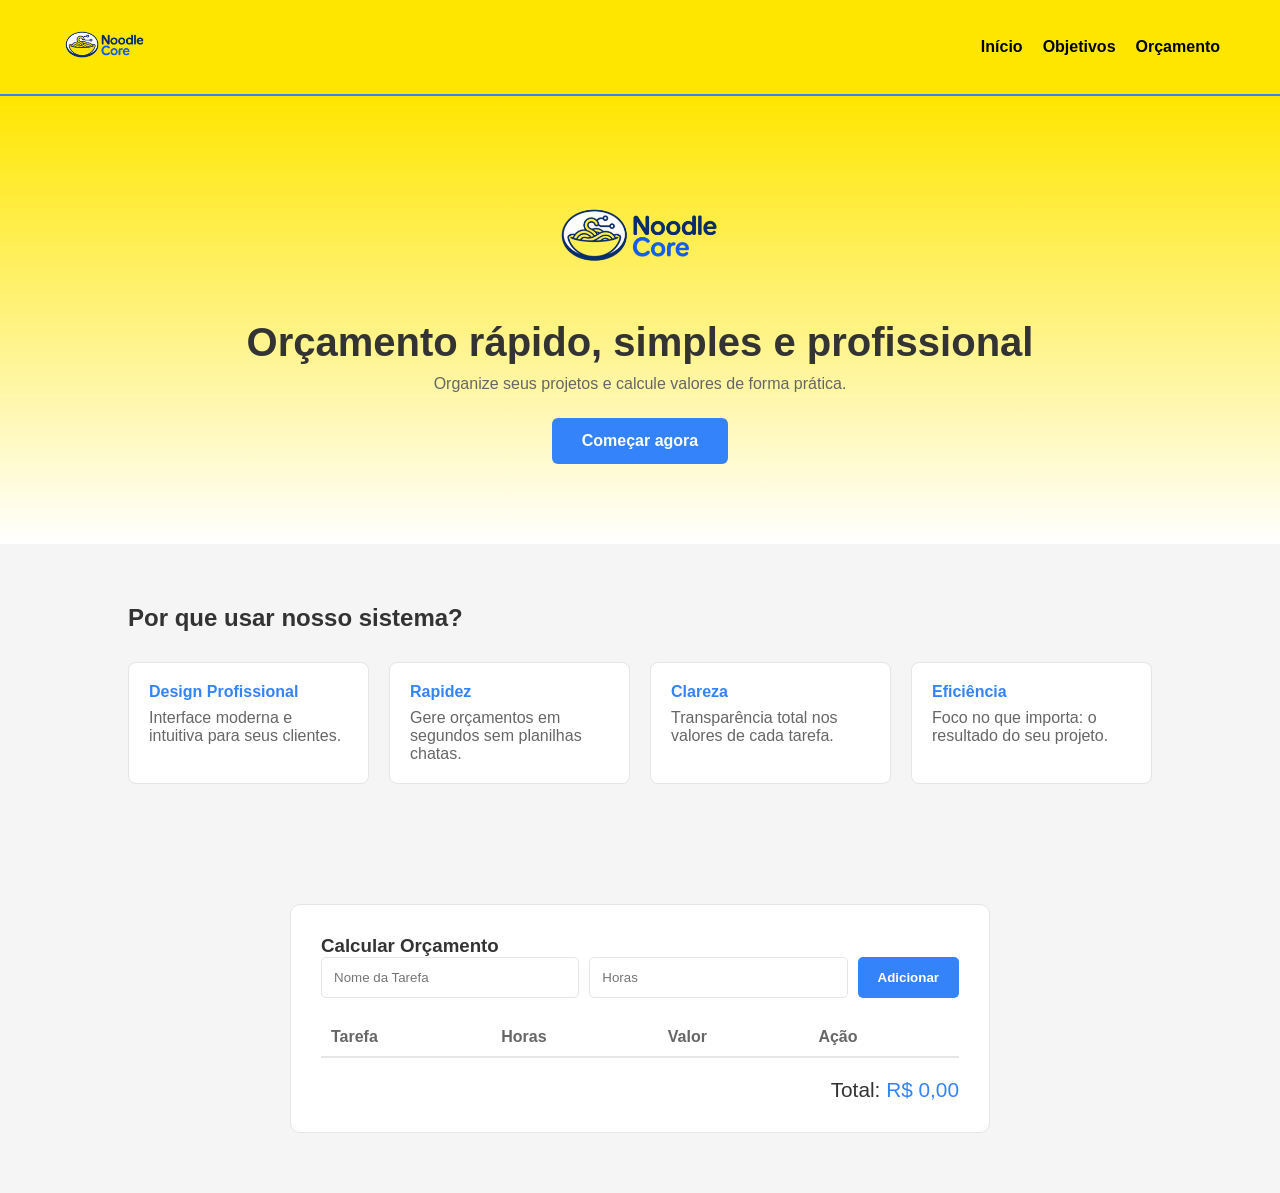
<file: index.html>
<!DOCTYPE html>
<html lang="pt-br">
<head>
    <meta charset="UTF-8">
    <meta name="viewport" content="width=device-width, initial-scale=1.0">
    <title>Orçamento de Projeto</title>
    <link rel="stylesheet" href="style.css">
</head>
<body>

<header>
    <div class="logo-container">
        <img src="nome.png" alt="Logo Orçamento de Projeto" class="logo-header">
    </div>
    <nav>
        <a href="#">Início</a>
        <a href="#objetivos">Objetivos</a>
        <a href="#calc">Orçamento</a>
    </nav>
</header>

<main>

    <section class="hero">
        <img src="nome.png" alt="Logo" class="logo-hero">
        <h1>Orçamento rápido, simples e profissional</h1>
        <p>Organize seus projetos e calcule valores de forma prática.</p>
        <a href="#calc" class="btn-main">Começar agora</a>
    </section>

    <section class="objetivos" id="objetivos">
        <h2>Por que usar nosso sistema?</h2>
        <div class="grid">
            <div class="card">
                <strong>Design Profissional</strong>
                <p>Interface moderna e intuitiva para seus clientes.</p>
            </div>
            <div class="card">
                <strong>Rapidez</strong>
                <p>Gere orçamentos em segundos sem planilhas chatas.</p>
            </div>
            <div class="card">
                <strong>Clareza</strong>
                <p>Transparência total nos valores de cada tarefa.</p>
            </div>
            <div class="card">
                <strong>Eficiência</strong>
                <p>Foco no que importa: o resultado do seu projeto.</p>
            </div>
        </div>
    </section>

    <section class="calculadora" id="calc">
        <div class="box">
            <h3>Calcular Orçamento</h3>
            <div class="inputs">
                <input type="text" id="tarefa" placeholder="Nome da Tarefa">
                <input type="number" id="horas" placeholder="Horas">
                <button onclick="adicionarTarefa()">Adicionar</button>
            </div>

            <div class="table-container">
                <table id="tabela">
                    <thead>
                        <tr>
                            <th>Tarefa</th>
                            <th>Horas</th>
                            <th>Valor</th>
                            <th>Ação</th>
                        </tr>
                    </thead>
                    <tbody id="corpo-tabela">
                        </tbody>
                </table>
            </div>

            <div id="total">Total: <span>R$ 0,00</span></div>
        </div>
    </section>

</main>

<script src="script.js"></script>
</body>
</html>
</file>
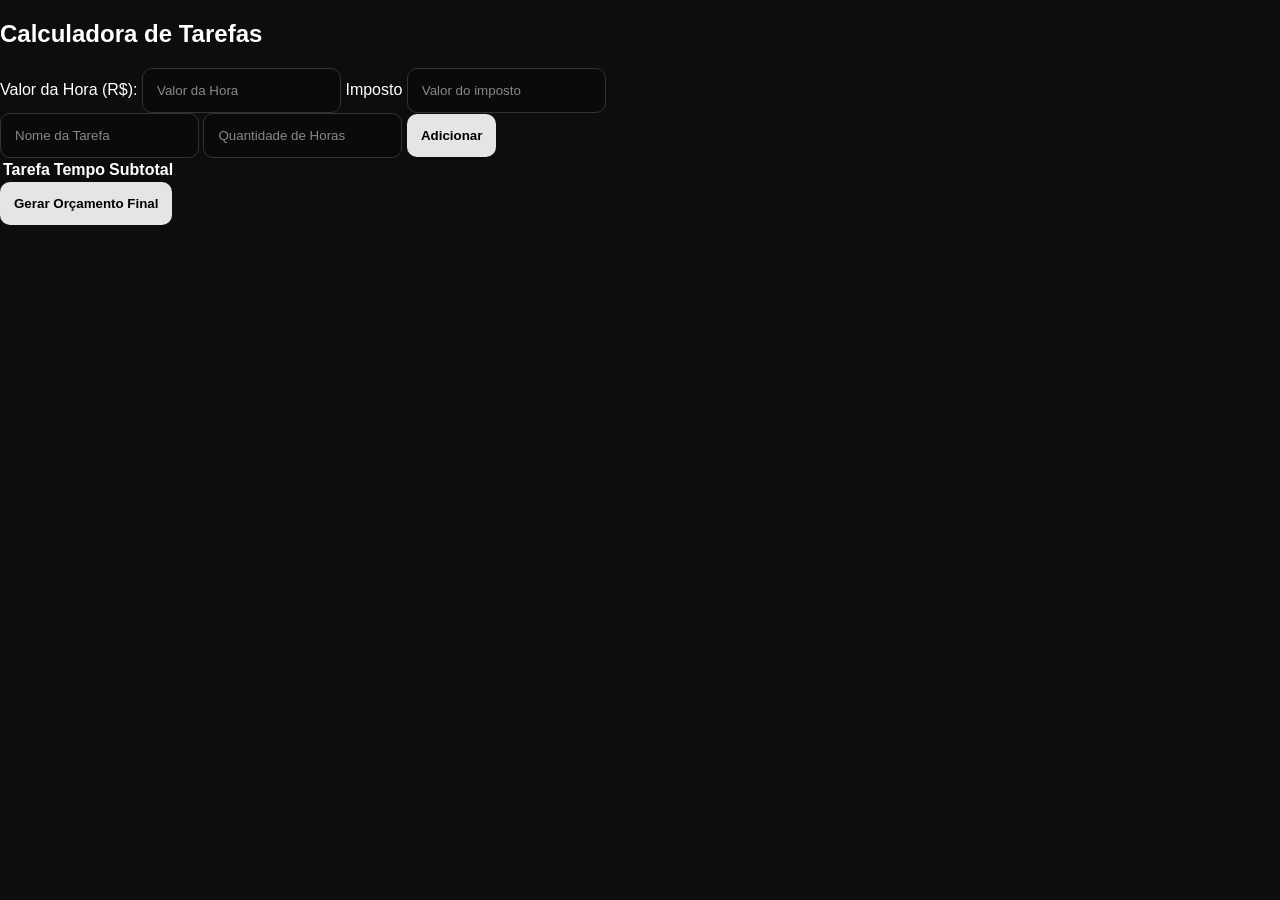
<file: pagina/index.html>
<!DOCTYPE html>
<html lang="pt-br">
<head>
    <meta charset="UTF-8">
    <meta name="viewport" content="width=device-width, initial-scale=1.0">
    <link rel="stylesheet" href="/style/style.css">
    <title>Calculadora de Tarefas</title>
</head>
<body> <div class="caixa">
        <h2>Calculadora de Tarefas</h2>
        
        <div class="campo-grupo">
            <label>Valor da Hora (R$): 
                <input type="number" id="valorHora" placeholder="Valor da Hora" onchange="atualizarTela()">
            </label>
            <label>Imposto
                <input type="number" id="imposto" placeholder="Valor do imposto" onchange="atualizarTela()">
            </label>
        </div>

        <div class="campo-grupo">
            <input type="text" id="nome" placeholder="Nome da Tarefa">
            <input type="number" id="horas" placeholder="Quantidade de Horas">
            <button class="adicionar" onclick="adicionarTarefa()">Adicionar</button>
        </div>
        <section>
            <table>
                <thead> 
                    <tr>
                        <th>Tarefa</th>
                        <th>Tempo</th>
                        <th>Subtotal</th>
                        <th></th>
                    </tr>
                </thead>
                <tbody id="lista"></tbody>
            </table>
        </section>
        <button class="gerar" onclick="mostrarOrcamento()">Gerar Orçamento Final</button>

        <div id="orcamento" style="display: none;"> <h3>Resumo do Orçamento</h3>
            <div id="conteudo-orcamento"></div>
            <hr>
            <h3 id="total-final">Total: R$ 0,00</h3>
        </div>
    </div>

    <script src="/script/script.js"></script>
</body>
</html>
</file>
<file: style.css>
* {
    margin: 0;
    padding: 0;
    box-sizing: border-box;
}

:root {
    --primary: #ffe600;        /* amarelo Mercado Livre */
    --primary-dark: #ffd000;
    --blue: #3483fa;           /* azul forte */
    --bg: #f5f5f5;
    --card: #ffffff;
    --text: #333;
    --text-muted: #666;
    --border: #e5e5e5;
}

body {
    font-family: Arial, sans-serif;
    background: var(--bg);
    color: var(--text);
}

/* HEADER */
header {
    display: flex;
    justify-content: space-between;
    align-items: center;
    padding: 15px 60px;
    background: var(--primary);
    border-bottom: 2px solid var(--blue);
    flex-wrap: wrap;
}

.logo-header {
    height: 60px;
}

header nav {
    display: flex;
    flex-wrap: wrap;
}

header nav a {
    color: #000;
    text-decoration: none;
    margin-left: 20px;
    font-weight: bold;
    transition: 0.3s;
}

header nav a:hover {
    color: var(--blue);
}

/* HERO */
.hero {
    text-align: center;
    padding: 80px 20px;
    background: linear-gradient(180deg, #ffe600 0%, #fff 100%);
}

.logo-hero {
    max-width: 180px;
    margin-bottom: 20px;
}

.hero h1 {
    font-size: 2.5rem;
    margin-bottom: 10px;
}

.hero p {
    color: var(--text-muted);
}

/* BOTÃO */
.btn-main {
    display: inline-block;
    margin-top: 25px;
    padding: 14px 30px;
    background: var(--blue);
    color: white;
    text-decoration: none;
    border-radius: 6px;
    font-weight: bold;
    transition: 0.2s;
}

.btn-main:hover {
    background: #2968c8;
}

/* OBJETIVOS */
.objetivos {
    padding: 60px 10%;
}

.objetivos h2 {
    margin-bottom: 30px;
}

.grid {
    display: grid;
    grid-template-columns: repeat(auto-fit, minmax(220px, 1fr));
    gap: 20px;
}

/* CARDS */
.card {
    background: var(--card);
    border: 1px solid var(--border);
    padding: 20px;
    border-radius: 8px;
    transition: 0.2s;
}

.card:hover {
    transform: translateY(-5px);
    box-shadow: 0 10px 20px rgba(0,0,0,0.1);
}

.card strong {
    display: block;
    color: var(--blue);
    margin-bottom: 8px;
}

.card p {
    color: var(--text-muted);
}

/* CALCULADORA */
.calculadora {
    padding: 60px 20px;
    display: flex;
    justify-content: center;
}

.box {
    background: var(--card);
    border: 1px solid var(--border);
    padding: 30px;
    border-radius: 10px;
    width: 100%;
    max-width: 700px;
}

/* INPUTS */
.inputs {
    display: flex;
    gap: 10px;
    margin-bottom: 20px;
}

.inputs input {
    flex: 1;
    padding: 12px;
    border: 1px solid var(--border);
    border-radius: 5px;
}

.inputs input:focus {
    border-color: var(--blue);
}

.inputs button {
    padding: 12px 20px;
    background: var(--blue);
    border: none;
    color: white;
    border-radius: 5px;
    cursor: pointer;
    font-weight: bold;
}

.inputs button:hover {
    background: #2968c8;
}

/* TABELA */
table {
    width: 100%;
    border-collapse: collapse;
}

th {
    text-align: left;
    padding: 10px;
    border-bottom: 2px solid var(--border);
    color: var(--text-muted);
}

td {
    padding: 10px;
    border-bottom: 1px solid var(--border);
}

/* BOTÃO DELETAR */
.btn-delete {
    background: transparent;
    color: red;
    border: 1px solid red;
    padding: 5px 10px;
    border-radius: 5px;
    cursor: pointer;
}

.btn-delete:hover {
    background: red;
    color: white;
}

#total {
    margin-top: 20px;
    text-align: right;
    font-size: 1.3rem;
}

#total span {
    color: var(--blue);
}

@media (max-width: 1024px) {
    header {
        padding: 15px 30px;
    }

    .hero h1 {
        font-size: 2rem;
    }
}

/* CELULAR */
@media (max-width: 768px) {

    header {
        flex-direction: column;
        align-items: center;
        text-align: center;
    }

    header nav {
        margin-top: 10px;
        justify-content: center;
    }

    header nav a {
        margin: 10px;
    }

    .hero {
        padding: 50px 20px;
    }

    .hero h1 {
        font-size: 1.6rem;
    }

    .grid {
        grid-template-columns: 1fr;
    }

    .inputs {
        flex-direction: column;
    }

    .inputs button {
        width: 100%;
    }
}

/* CELULAR PEQUENO */
@media (max-width: 480px) {

    .hero h1 {
        font-size: 1.3rem;
    }

    .btn-main {
        width: 100%;
        text-align: center;
    }

    #total {
        font-size: 1.1rem;
    }
}
</file>
<file: style/style.css>
body {
    margin: 0;
    font-family: Arial, sans-serif;
    background: #0d0d0d;
    color: #fff;
}

.app {
    max-width: 900px;
    margin: 40px auto;
    padding: 20px;
}

/* CARDS */
.header,
.painel,
.lista-container,
.footer,
.resultado {
    background: #1a1a1a;
    border-radius: 16px;
    padding: 20px;
    margin-bottom: 20px;
    box-shadow: 0 0 10px rgba(255, 255, 255, 0.05);
    border: 1px solid #2a2a2a;
}

/* TITULO */
.header {
    text-align: center;
    font-size: 20px;
    font-weight: bold;
    color: #ffffff;
}

/* INPUTS */
.input-box {
    display: flex;
    gap: 15px;
    margin-bottom: 15px;
}

input {
    flex: 1;
    padding: 14px;
    border-radius: 10px;
    border: 1px solid #333;
    background: #0a0a0a;
    color: #fff;
    outline: none;
    transition: 0.3s;
}

input::placeholder {
    color: #888;
}

input:focus {
    border-color: #ccc;
    box-shadow: 0 0 8px rgba(255, 255, 255, 0.2);
}

/* BOTÕES */
button {
    padding: 14px;
    border-radius: 10px;
    border: none;
    background: #e5e5e5;
    color: #000;
    font-weight: bold;
    cursor: pointer;
    transition: 0.3s;
}

button:hover {
    background: #ffffff;
    transform: scale(1.03);
}

/* LISTA */
ul {
    list-style: none;
    padding: 0;
    margin: 0;
}

li {
    display: flex;
    justify-content: space-between;
    align-items: center;
    padding: 12px;
    border-bottom: 1px solid #2a2a2a;
}

li span {
    color: #ccc;
}

li button {
    background: transparent;
    border: 1px solid #555;
    padding: 6px 10px;
    color: #ff4d4d;
}

/* RESULTADO */
.resultado {
    display: none;
}

.resultado h2 {
    color: #fff;
}

/* RESPONSIVO */
@media (max-width: 600px) {
    .input-box {
        flex-direction: column;
    }
}
</file>
